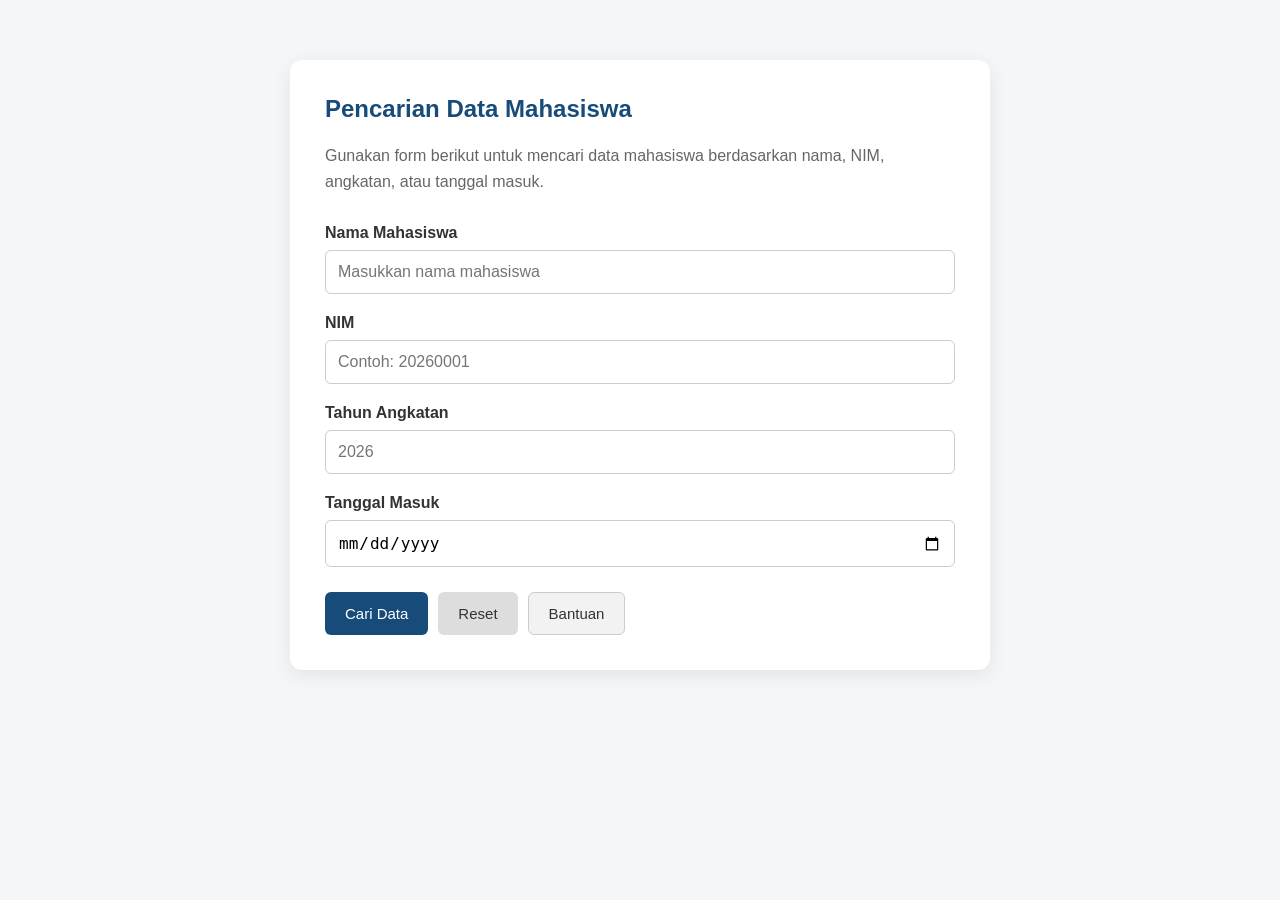
<file: html/index.html>
<!DOCTYPE html>
<html lang="id">
<head>
    <meta charset="UTF-8">
    <meta name="viewport" content="width=device-width, initial-scale=1.0">
    <title>Form Pencarian Mahasiswa</title>

    <link rel="stylesheet" href="../css/style.css">
</head>
<body>

    <main class="container">
        <section class="form-card">

            <h1>Pencarian Data Mahasiswa</h1>

            <p class="description">
                Gunakan form berikut untuk mencari data mahasiswa
                berdasarkan nama, NIM, angkatan, atau tanggal masuk.
            </p>

            <!-- Form pencarian menggunakan method GET -->
            <form action="hasil-pencarian.html" method="get">

                <!-- Input Nama -->
                <div class="form-group">
                    <label for="nama">Nama Mahasiswa</label>
                    <input
                        type="text"
                        id="nama"
                        name="nama"
                        placeholder="Masukkan nama mahasiswa">
                </div>

                <!-- Input NIM -->
                <div class="form-group">
                    <label for="nim">NIM</label>
                    <input
                        type="text"
                        id="nim"
                        name="nim"
                        placeholder="Contoh: 20260001">
                </div>

                <!-- Input Tahun Angkatan -->
                <div class="form-group">
                    <label for="angkatan">Tahun Angkatan</label>
                    <input
                        type="number"
                        id="angkatan"
                        name="angkatan"
                        min="2020"
                        max="2030"
                        placeholder="2026">
                </div>

                <!-- Input Tanggal Masuk -->
                <div class="form-group">
                    <label for="tanggal">Tanggal Masuk</label>
                    <input
                        type="date"
                        id="tanggal"
                        name="tanggal">
                </div>

                <!-- Tombol -->
                <div class="button-group">
                    <button
                        type="submit"
                        class="btn btn-primary">
                        Cari Data
                    </button>

                    <button
                        type="reset"
                        class="btn btn-secondary">
                        Reset
                    </button>

                    <button
                        type="button"
                        class="btn btn-neutral"
                        onclick="alert('Silakan isi salah satu kolom untuk mencari data mahasiswa.')">
                        Bantuan
                    </button>
                </div>

            </form>

        </section>
    </main>

</body>
</html>
</file>
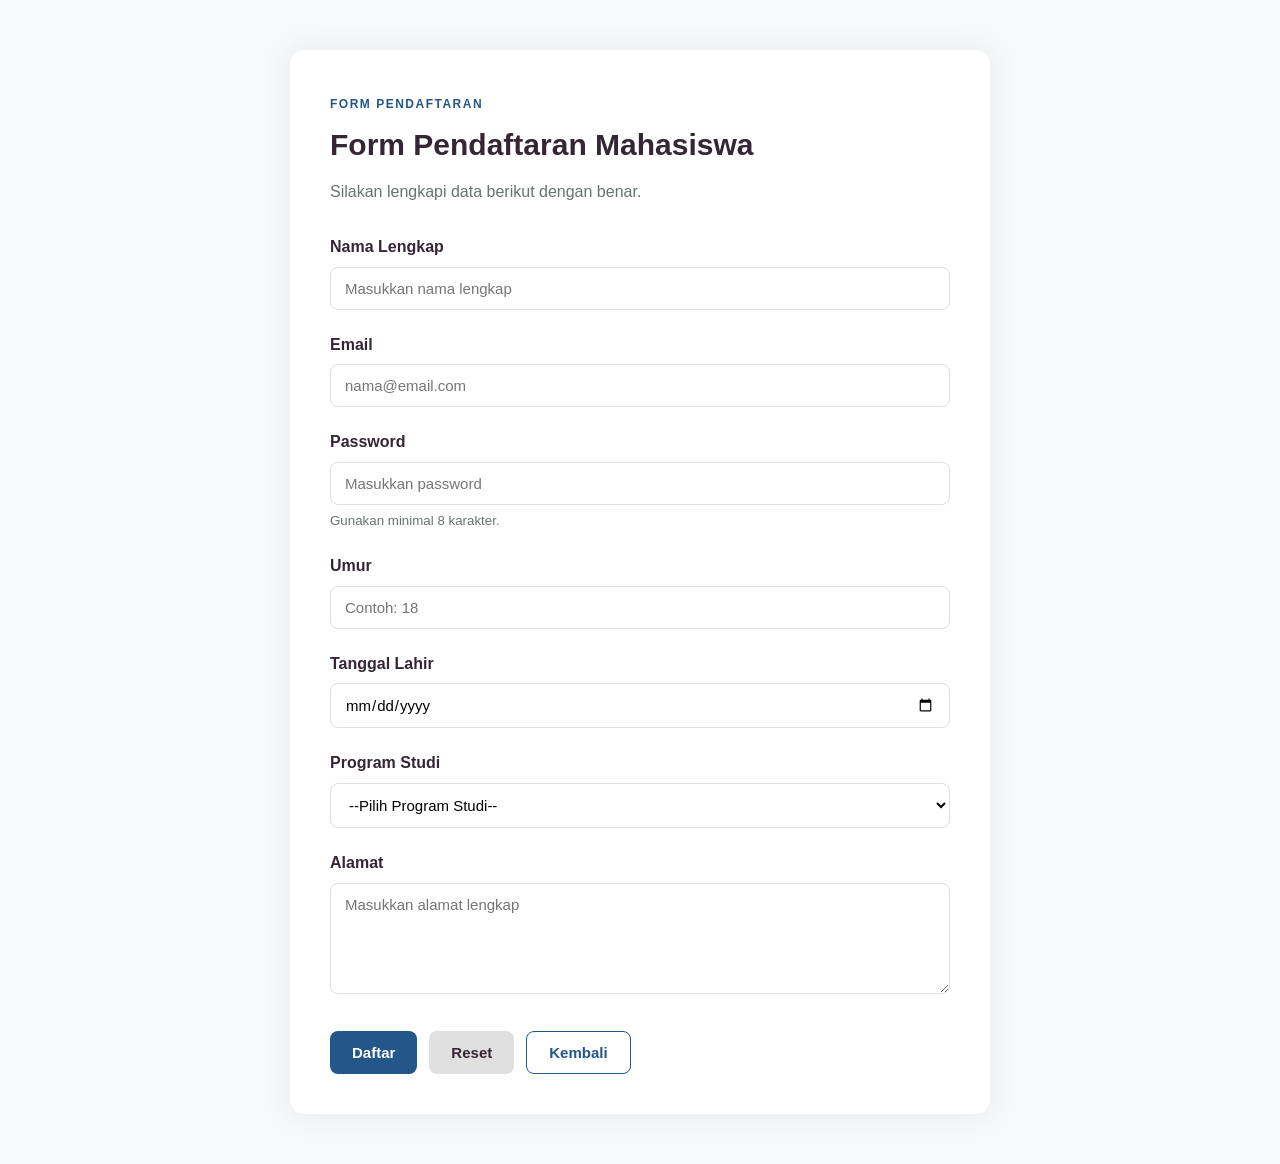
<file: tugas/index.html>
<!DOCTYPE html>
<html lang="id">
<head>
    <meta charset="UTF-8">
    <meta name="viewport" content="width=device-width, initial-scale=1.0">
    <title>Form Pendaftaran Mahasiswa</title>
    <link rel="stylesheet" href="../css/tugas.css">
</head>
<body>
    <main class="container">
        <section class="registration-card">
            <div class="form-header">
                <span class="label">FORM PENDAFTARAN</span>
                <h1>Form Pendaftaran Mahasiswa</h1>
                <p>Silakan lengkapi data berikut dengan benar.</p>
            </div>

            <!-- Method POST digunakan karena data pendaftaran dikirim melalui body HTTP request. -->
            <form action="/proses-pendaftaran" method="post">
                <!-- Nama -->
                <div class="form-group">
                    <label for="nama">Nama Lengkap</label>
                    <input type="text" id="nama" name="nama" placeholder="Masukkan nama lengkap" required>
                </div>

                <!-- Email -->
                <div class="form-group">
                    <label for="email">Email</label>
                    <input type="email" id="email" name="email" placeholder="nama@email.com" required>
                </div>

                <!-- Password -->
                <div class="form-group">
                    <label for="password">Password</label>
                    <input type="password" id="password" name="password" placeholder="Masukkan password" required>
                    <small>Gunakan minimal 8 karakter.</small>
                </div>

                <!-- Umur -->
                <div class="form-group">
                    <label for="umur">Umur</label>
                    <input type="number" id="umur" name="umur" min="16" max="80" placeholder="Contoh: 18">
                </div>

                <!-- Tanggal Lahir -->
                <div class="form-group">
                    <label for="tanggal-lahir">Tanggal Lahir</label>
                    <input type="date" id="tanggal-lahir" name="tanggal-lahir" required>
                </div>

                <!-- Program Studi -->
                <div class="form-group">
                    <label for="program-studi">Program Studi</label>
                    <select id="program-studi" name="program-studi" required>
                        <option value="">--Pilih Program Studi--</option>
                        <option value="informatika">Teknik Informatika</option>
                        <option value="mesin">Teknik Mesin</option>
                        <option value="elektro">Teknik Elektro</option>
                        <option value="sipil">Teknik Sipil</option>
                    </select>
                </div>

                <!-- Alamat -->
                <div class="form-group">
                    <label for="alamat">Alamat</label>
                    <textarea id="alamat" name="alamat" rows="5" placeholder="Masukkan alamat lengkap"></textarea>
                </div>

                <!-- Button -->
                <div class="button-group">
                    <button type="submit" class="btn btn-primary">Daftar</button>
                    <button type="reset" class="btn btn-reset">Reset</button>
                    <button type="button" class="btn btn-secondary">Kembali</button>
                </div>
            </form>
        </section>
    </main>
</body>
</html>
</file>
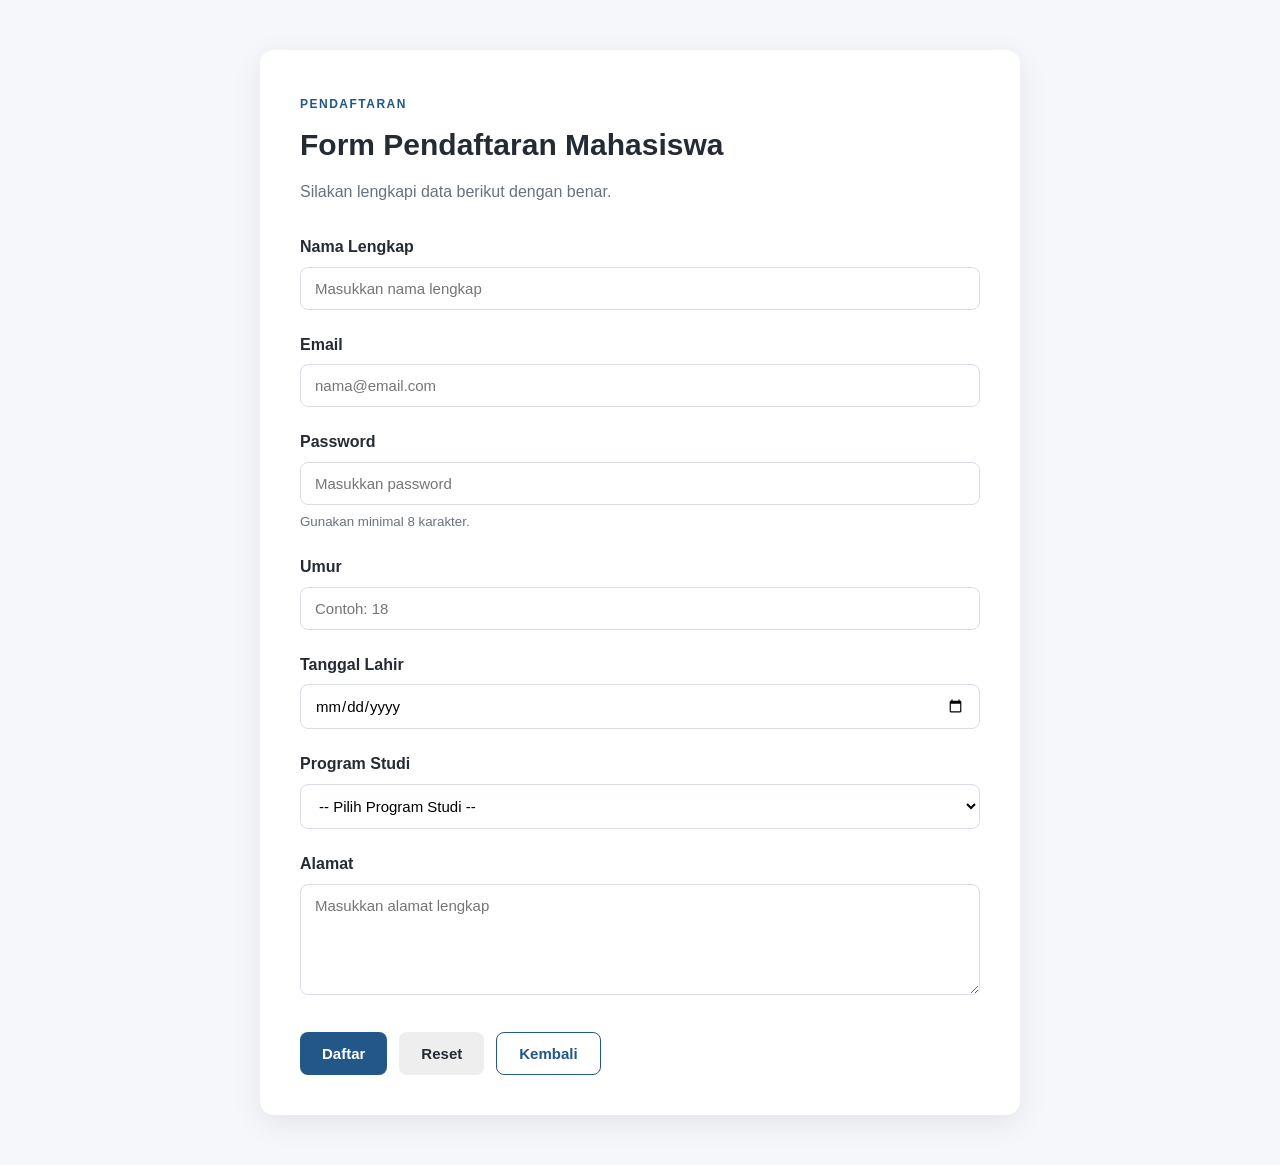
<file: html/index1.html>
<!DOCTYPE html>
<html lang="id">
<head>
    <meta charset="UTF-8">
    <meta name="viewport" content="width=device-width, initial-scale=1.0">
    <title>Form Pendaftaran Mahasiswa</title>
    <link rel="stylesheet" href="../css/style1.css">
</head>
<body>

    <main class="container">
        <section class="registration-card">

            <div class="form-header">
                <span class="label">PENDAFTARAN</span>
                <h1>Form Pendaftaran Mahasiswa</h1>
                <p>Silakan lengkapi data berikut dengan benar.</p>
            </div>

            <!-- Form pendaftaran -->
            <form action="/proses-pendaftaran" method="post">

                <!-- Nama -->
                <div class="form-group">
                    <label for="nama">Nama Lengkap</label>
                    <input
                        type="text"
                        id="nama"
                        name="nama"
                        placeholder="Masukkan nama lengkap"
                        required>
                </div>

                <!-- Email -->
                <div class="form-group">
                    <label for="email">Email</label>
                    <input
                        type="email"
                        id="email"
                        name="email"
                        placeholder="nama@email.com"
                        required>
                </div>

                <!-- Password -->
                <div class="form-group">
                    <label for="password">Password</label>
                    <input
                        type="password"
                        id="password"
                        name="password"
                        placeholder="Masukkan password"
                        minlength="8"
                        required>
                    <small>Gunakan minimal 8 karakter.</small>
                </div>

                <!-- Umur -->
                <div class="form-group">
                    <label for="umur">Umur</label>
                    <input
                        type="number"
                        id="umur"
                        name="umur"
                        min="16"
                        max="80"
                        placeholder="Contoh: 18">
                </div>

                <!-- Tanggal Lahir -->
                <div class="form-group">
                    <label for="tanggal-lahir">Tanggal Lahir</label>
                    <input
                        type="date"
                        id="tanggal-lahir"
                        name="tanggal_lahir"
                        required>
                </div>

                <!-- Program Studi -->
                <div class="form-group">
                    <label for="program-studi">Program Studi</label>
                    <select
                        id="program-studi"
                        name="program_studi"
                        required>
                        <option value="">-- Pilih Program Studi --</option>
                        <option value="informatika">Teknik Informatika</option>
                        <option value="mesin">Teknik Mesin</option>
                        <option value="elektro">Teknik Elektro</option>
                        <option value="sipil">Teknik Sipil</option>
                    </select>
                </div>

                <!-- Alamat -->
                <div class="form-group">
                    <label for="alamat">Alamat</label>
                    <textarea
                        id="alamat"
                        name="alamat"
                        rows="5"
                        placeholder="Masukkan alamat lengkap"></textarea>
                </div>

                <!-- Tombol -->
                <div class="button-group">
                    <button
                        type="submit"
                        class="btn btn-primary">
                        Daftar
                    </button>

                    <button
                        type="reset"
                        class="btn btn-reset">
                        Reset
                    </button>

                    <button
                        type="button"
                        class="btn btn-secondary"
                        onclick="history.back()">
                        Kembali
                    </button>
                </div>

            </form>
        </section>
    </main>

</body>
</html>
</file>
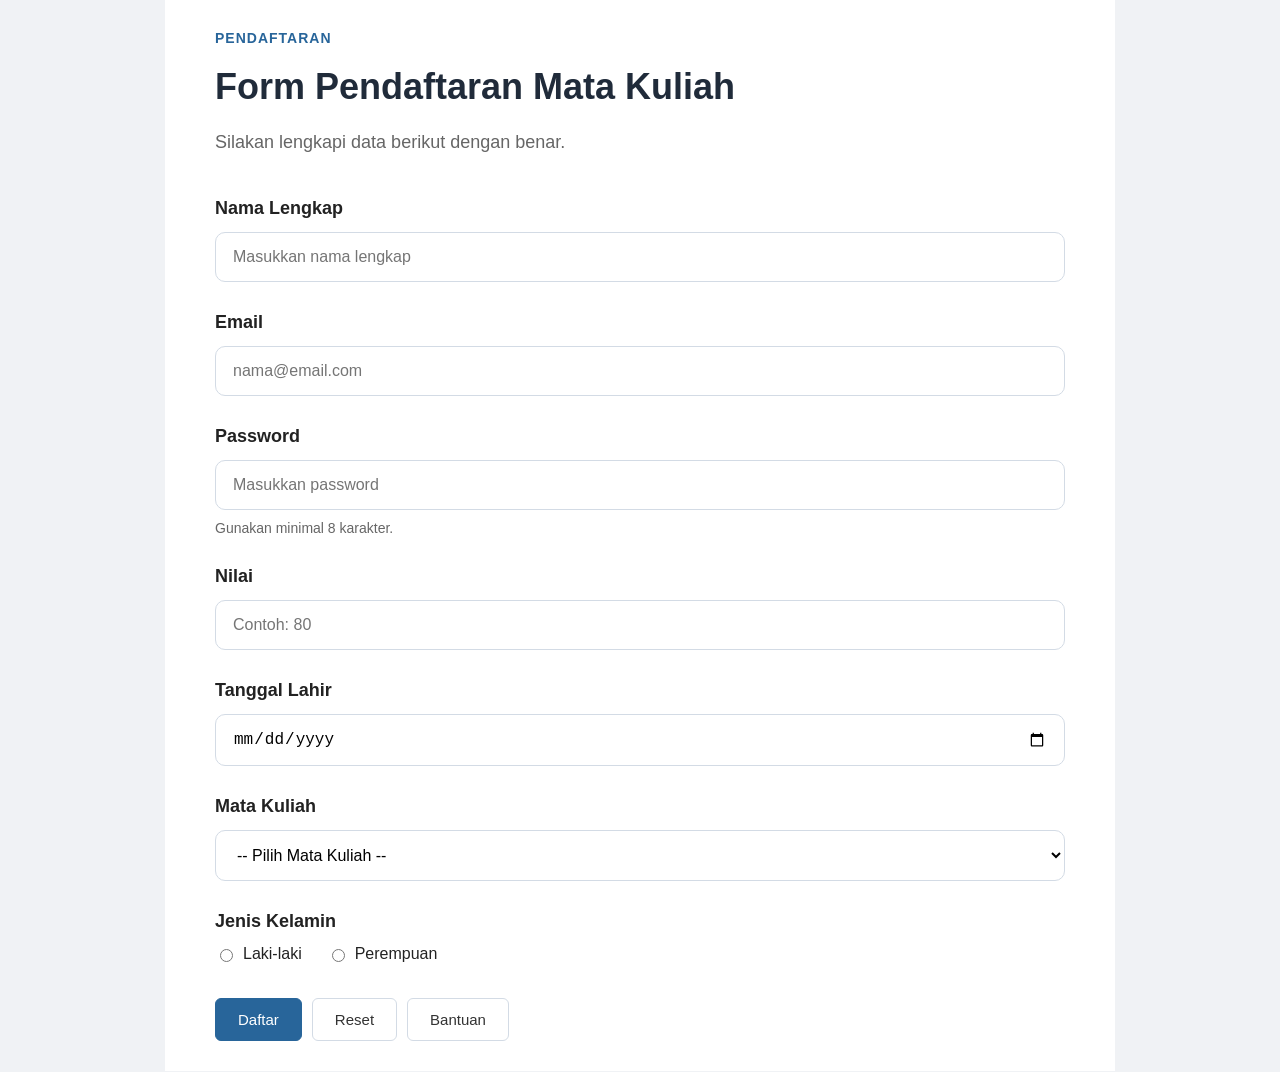
<file: html/to-do.html>
<!DOCTYPE html>
<html lang="id">
<head>
    <meta charset="UTF-8">
    <meta name="viewport" content="width=device-width, initial-scale=1.0">
    <title>Form Pendaftaran Mata Kuliah</title>
    <link rel="stylesheet" href="../css/style2.css">
</head>
<body>

    <main class="container">
        <p class="subtitle">PENDAFTARAN</p>
        <h1>Form Pendaftaran Mata Kuliah</h1>
        <p class="description">
            Silakan lengkapi data berikut dengan benar.
        </p>

        <form action="/proses-pendaftaran" method="post">

            <div class="form-group">
                <label for="nama">Nama Lengkap</label>
                <input type="text" id="nama" name="nama"
                       placeholder="Masukkan nama lengkap" required>
            </div>

            <div class="form-group">
                <label for="email">Email</label>
                <input type="email" id="email" name="email"
                       placeholder="nama@email.com" required>
            </div>

            <div class="form-group">
                <label for="password">Password</label>
                <input type="password" id="password" name="password"
                       placeholder="Masukkan password"
                       minlength="8" required>
                <small>Gunakan minimal 8 karakter.</small>
            </div>

            <div class="form-group">
                <label for="nilai">Nilai</label>
                <input type="number" id="nilai" name="nilai"
                       placeholder="Contoh: 80"
                       min="0" max="100" required>
            </div>

            <div class="form-group">
                <label for="tanggal_lahir">Tanggal Lahir</label>
                <input type="date" id="tanggal_lahir"
                       name="tanggal_lahir" required>
            </div>

            <div class="form-group">
                <label for="mata_kuliah">Mata Kuliah</label>
                <select id="mata_kuliah" name="mata_kuliah" required>
                    <option value="">-- Pilih Mata Kuliah --</option>
                    <option value="HTML">HTML</option>
                    <option value="CSS">CSS</option>
                    <option value="Java">Java</option>
                    <option value="Basis Data">Basis Data</option>
                </select>
            </div>

            <div class="form-group">
                <label>Jenis Kelamin</label>
                <div class="radio-group">
                    <label class="radio-option">
                        <input type="radio" id="laki_laki"
                               name="jenis_kelamin" value="Laki-laki" required>
                        Laki-laki
                    </label>

                    <label class="radio-option">
                        <input type="radio" id="perempuan"
                               name="jenis_kelamin" value="Perempuan">
                        Perempuan
                    </label>
                </div>
            </div>

            <div class="button-group">
                <button type="submit">Daftar</button>
                <button type="reset">Reset</button>
                <button type="button"
                    onclick="alert('Silakan lengkapi data pendaftaran.')">
                    Bantuan
                </button>
            </div>

        </form>
    </main>

</body>
</html>
</file>
<file: css/style.css>
* { 
    box-sizing: border-box; 
} 
 
body { 
    margin: 0; 
    font-family: Arial, Helvetica, sans
serif; 
    background-color: #f4f6f8; 
    color: #333333; 
} 
 
.container { 
    width: 90%; 
    max-width: 700px; 
    margin: 60px auto; 
} 
 
.form-card { 
    background-color: white; 
    padding: 35px; 
    border-radius: 12px; 
    box-shadow: 0 5px 20px rgba(0, 0, 0, 
0.08); 
} 
 
h1 { 
    margin-top: 0; 
    color: #174b7a; 
} 
 
.description { 
    color: #666666; 
    line-height: 1.6; 
    margin-bottom: 30px; 
} 
 
.form-group { 
    margin-bottom: 20px; 
} 
 
label { 
    display: block; 
    margin-bottom: 8px; 
    font-weight: bold; 
} 
 
input { 
    width: 100%; 
    padding: 12px; 
    border: 1px solid #cccccc; 
    border-radius: 6px; 
    font-size: 16px; 
} 
input:focus { 
    outline: 2px solid #2b78c5; 
    border-color: #2b78c5; 
} 
 
.button-group { 
    display: flex; 
    gap: 10px; 
    margin-top: 25px; 
} 
 
.btn { 
    padding: 12px 20px; 
    border: none; 
    border-radius: 6px; 
    cursor: pointer; 
    font-size: 15px; 
} 
 
.btn-primary { 
    background-color: #174b7a; 
    color: white; 
} 
 
.btn-secondary { 
    background-color: #dddddd; 
    color: #333333; 
} 
 
.btn-neutral { 
    background-color: #f2f2f2; 
    color: #333333; 
    border: 1px solid #cccccc; 
} 
 
@media (max-width: 600px) { 
    .container { 
        margin: 25px auto; 
    } 
 
    .form-card { 
        padding: 22px; 
    } 
 
    .button-group { 
        flex-direction: column; 
    } 
 
    .btn { 
        width: 100%; 
    } 
}
</file>
<file: css/tugas.css>
:root {
    --primary: #235789;
    --primary-dark: #173661;
    --background: #f7f9fb;
    --surface: #ffffff;
    --border: #dedee5;
    --text: #352633;
    --text-secondary: #687271;
    --radius: 8px;
}

* {
    box-sizing: border-box;
    margin: 0;
}

body {
    font-family: Arial, Helvetica, sans-serif;
    background-color: var(--background);
    color: var(--text);
    line-height: 1.6;
}

.container {
    width: 90%;
    max-width: 700px;
    margin: 50px auto;
}

.registration-card {
    background-color: var(--surface);
    padding: 40px;
    border-radius: 14px;
    box-shadow: 0 0px 30px rgba(0, 0, 0, 0.08);
}

.form-header {
    margin-bottom: 30px;
}

.form-header .label {
    color: var(--primary);
    font-size: 12px;
    font-weight: bold;
    letter-spacing: 1.5px;
}

.form-header h1 {
    margin: 5px 0 10px;
    font-size: 30px;
}

.form-header p {
    margin: 0;
    color: var(--text-secondary);
}

.form-group {
    margin-bottom: 22px;
}

label {
    display: block;
    margin-bottom: 7px;
    font-weight: bold;
}

input,
select,
textarea {
    width: 100%;
    padding: 12px 14px;
    border: 1px solid var(--border);
    border-radius: var(--radius);
    font-family: inherit;
    font-size: 15px;
    background-color: white;
}

textarea {
    resize: vertical;
}

input:focus,
select:focus,
textarea:focus {
    outline: 2px solid rgba(35, 87, 137, 0.25);
    border-color: var(--primary-dark);
}

small {
    display: block;
    margin-top: 5px;
    color: var(--text-secondary);
}

/* BUTTON */
.button-group {
    display: flex;
    gap: 12px;
    margin-top: 30px;
}

.btn {
    padding: 12px 22px;
    border: none;
    border-radius: var(--radius);
    cursor: pointer;
    font-size: 15px;
    font-weight: bold;
}

.btn-primary {
    background-color: var(--primary);
    color: white;
}

.btn-primary:hover {
    background-color: var(--primary-dark);
}

.btn-reset {
    background-color: #e0e0e0;
    color: var(--text);
}

.btn-secondary {
    background-color: white;
    color: var(--primary);
    border: 1px solid var(--primary);
}

/* RESPONSIVE */
@media (max-width: 600px) {
    .container {
        margin: 20px auto;
    }

    .registration-card {
        padding: 24px;
    }

    .form-header h1 {
        font-size: 25px;
    }

    .button-group {
        flex-direction: column;
    }

    .btn {
        width: 100%;
    }
}
</file>
<file: css/style1.css>
:root { 
    --primary: #235789; 
    --primary-dark: #173d61; 
    --background: #f5f7fa; 
    --surface: #ffffff; 
    --border: #d9dee5; 
    --text: #252b33; 
    --text-secondary: #68727f; 
    --radius: 8px; 
} 
 
* { 
    box-sizing: border-box; 
} 
 
body { 
    margin: 0; 
    font-family:  
        Arial,  
        Helvetica,  
        sans-serif; 
    background-color:  
        var(--background); 
    color:  
        var(--text); 
    line-height: 1.6; 
} 
 
.container { 
    width: 90%; 
    max-width: 760px; 
    margin: 50px auto; 
} 
 
.registration-card { 
    background-color:  
        var(--surface); 
    padding: 40px; 
    border-radius: 14px; 
    box-shadow:  
        0 8px 30px rgba(0, 0, 0, 0.08); 
} 
 
.form-header { 
    margin-bottom: 30px; 
} 
 
.form-header h1 { 
    margin:  
        5px 0 10px; 
    font-size: 30px; 
} 
 
.form-header p { 
    margin: 0; 
    color:  
        var(--text-secondary); 
} 
 
.label { 
    color: var(--primary); 
    font-size: 12px; 
    font-weight: bold; 
    letter-spacing: 1.5px; 
} 
 
/* FORM */ 
.form-group { 
    margin-bottom: 22px; 
} 
 
label { 
    display: block; 
    font-weight: bold; 
    margin-bottom: 7px; 
} 
 
input, 
select, 
textarea { 
    width: 100%; 
    padding: 12px 14px; 
    border:  
        1px solid var(--border); 
    border-radius:  
        var(--radius); 
    font-family: inherit; 
    font-size: 15px; 
    background-color: white; 
} 
 
textarea { 
    resize: vertical; 
} 
 
input:focus, 
select:focus, 
textarea:focus { 
    outline:  
        2px solid rgba(35, 87, 137, 0.25); 
    border-color:  
        var(--primary); 
} 
 
small { 
    display: block; 
    margin-top: 6px; 
    color: var(--text-secondary); 
} 
 
/* BUTTON */ 
.button-group { 
    display: flex; 
    gap: 12px; 
    margin-top: 30px; 
} 
 
.btn { 
    padding: 12px 22px; 
    border: none; 
    border-radius:  
        var(--radius); 
    cursor: pointer; 
    font-size: 15px; 
    font-weight: bold; 
} 
 
.btn-primary { 
    background-color:  
        var(--primary); 
    color: white; 
} 
 
.btn-primary:hover { 
    background-color:  
        var(--primary-dark); 
} 
 
.btn-reset { 
    background-color: #eeeeee; 
    color:  
        var(--text); 
} 
 
.btn-secondary { 
    background-color: white; 
    color:  
        var(--primary); 
    border:  
        1px solid var(--primary); 
} 
 
/* RESPONSIVE */ 
@media (max-width: 600px) { 
    .container { 
        margin: 20px auto; 
    } 
 
    .registration-card { 
        padding: 24px; 
    } 
 
    .form-header h1 {
    font-size: 25px; 
    } 
 
    .button-group { 
        flex-direction: column; 
    } 
 
    .btn { 
        width: 100%; 
    }
}
</file>
<file: css/style2.css>
body {
    font-family: Arial, sans-serif;
    background-color: #f0f2f5;
    margin: 0;
    color: #222;
}

.container {
    max-width: 850px;
    min-height: 100vh;
    margin: 0 auto;
    padding: 30px 50px;
    background-color: white;
}

.subtitle {
    color: #28659a;
    font-size: 14px;
    font-weight: bold;
    letter-spacing: 1px;
    margin: 0 0 20px;
}

h1 {
    font-size: 36px;
    margin: 0 0 24px;
    color: #202b3a;
}

.description {
    font-size: 18px;
    color: #666;
    margin-bottom: 45px;
}

.form-group {
    margin-bottom: 30px;
}

.form-group > label {
    display: block;
    font-size: 18px;
    font-weight: bold;
    margin-bottom: 13px;
}

input:not([type="radio"]),
select {
    width: 100%;
    padding: 15px 17px;
    border: 1px solid #d3dbe5;
    border-radius: 10px;
    font-size: 16px;
    background-color: white;
    box-sizing: border-box;
}

input:focus,
select:focus {
    outline: none;
    border-color: #4385c5;
}

small {
    display: block;
    margin-top: 10px;
    color: #666;
    font-size: 14px;
}

.radio-group {
    display: flex;
    gap: 25px;
}

.radio-option {
    display: flex;
    align-items: center;
    gap: 7px;
    font-size: 16px;
}

.radio-option input {
    accent-color: #28659a;
}

.button-group {
    display: flex;
    gap: 10px;
    margin-top: 35px;
}

button {
    padding: 12px 22px;
    border: 1px solid #d3dbe5;
    border-radius: 6px;
    background-color: white;
    color: #333;
    font-size: 15px;
    cursor: pointer;
}

button[type="submit"] {
    background-color: #28659a;
    color: white;
    border-color: #28659a;
}

button:hover {
    opacity: 0.85;
}

@media (max-width: 600px) {
    .container {
        padding: 25px 20px;
    }

    h1 {
        font-size: 28px;
    }

    .description {
        font-size: 16px;
    }

    .button-group {
        flex-wrap: wrap;
    }
}
</file>
